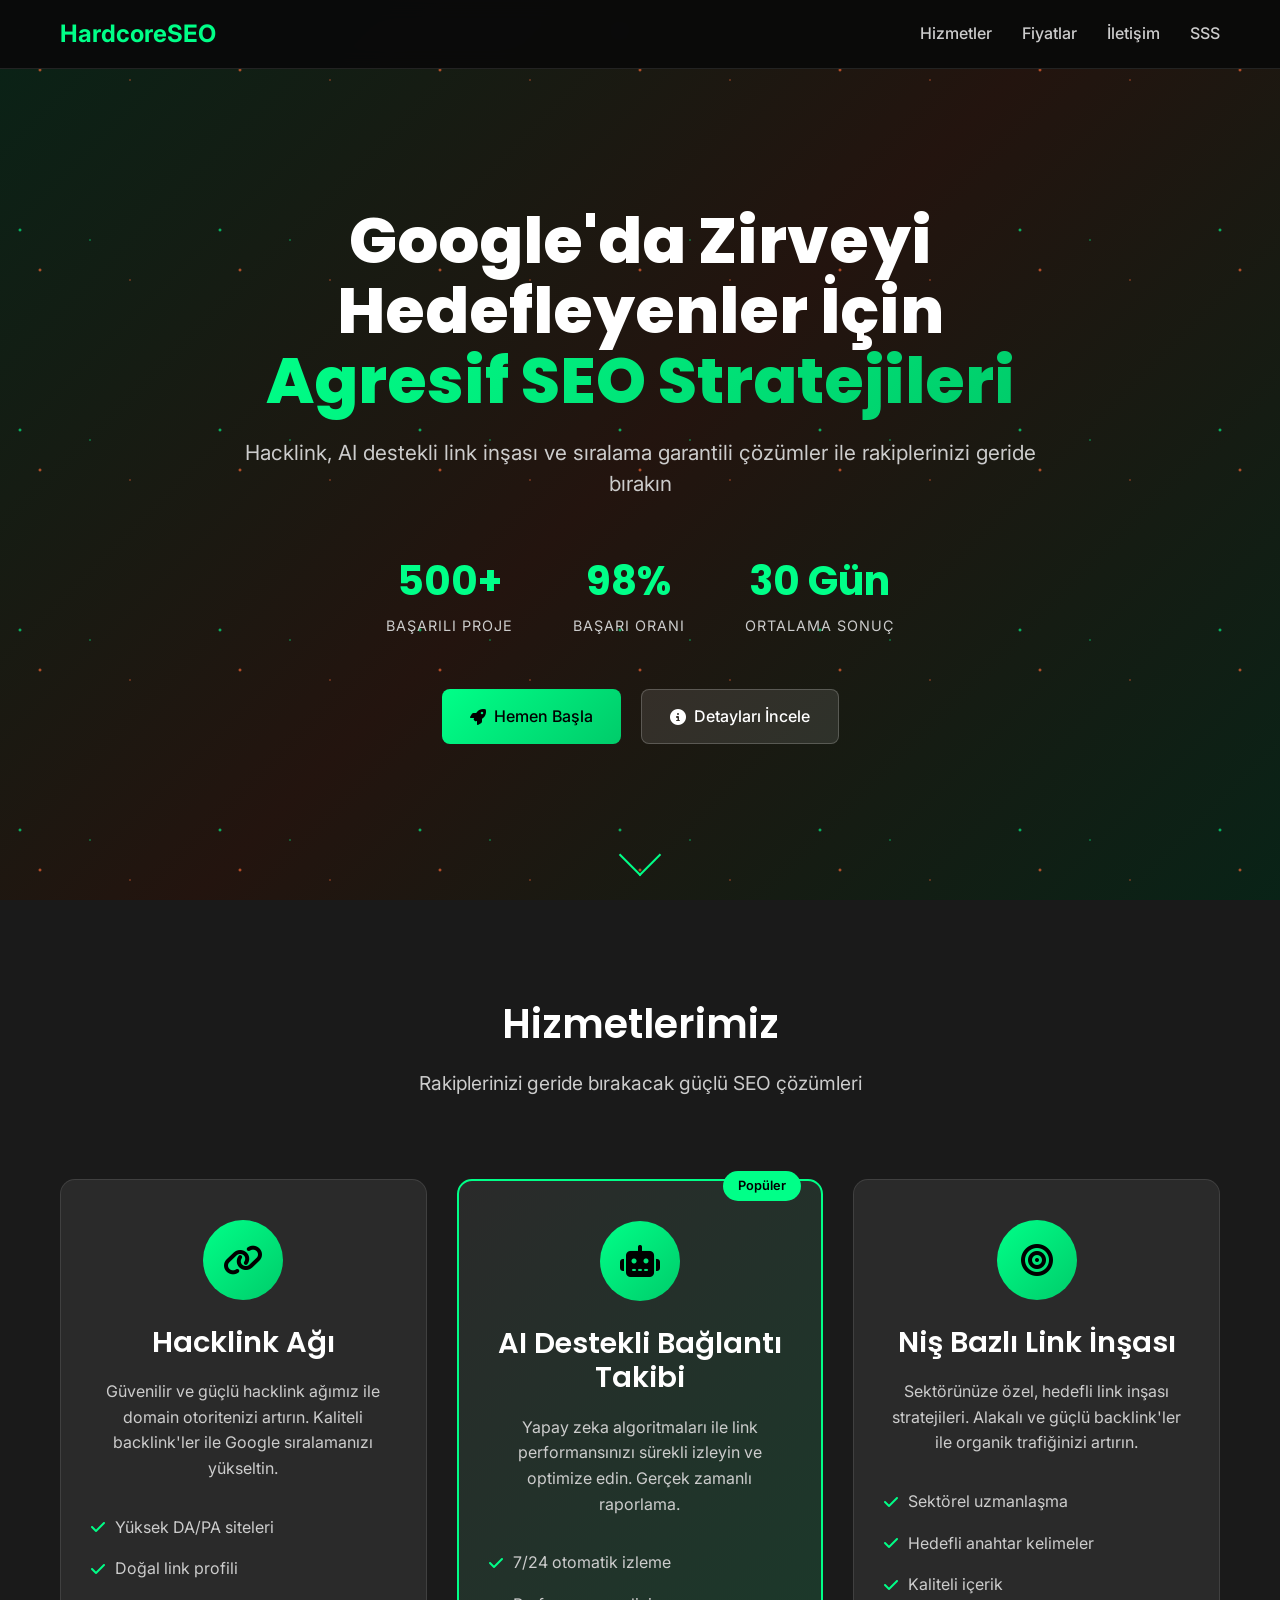
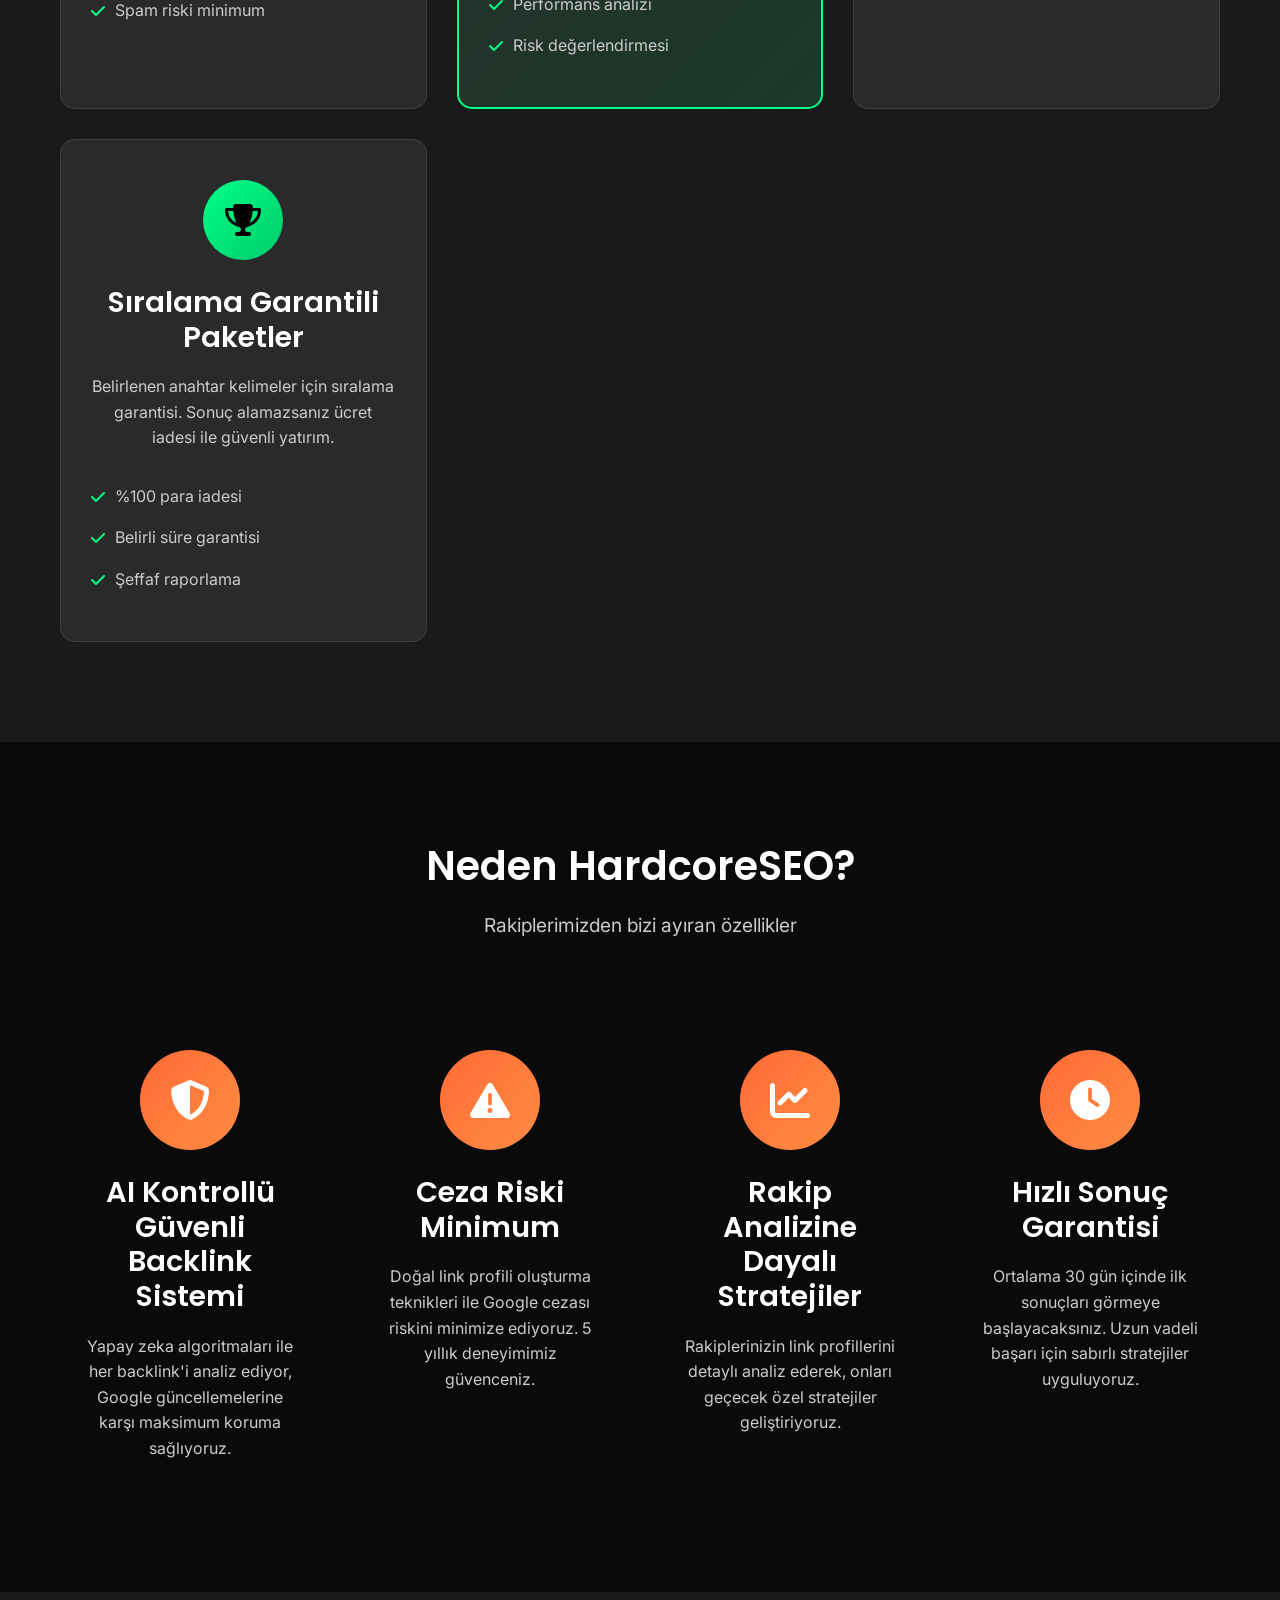
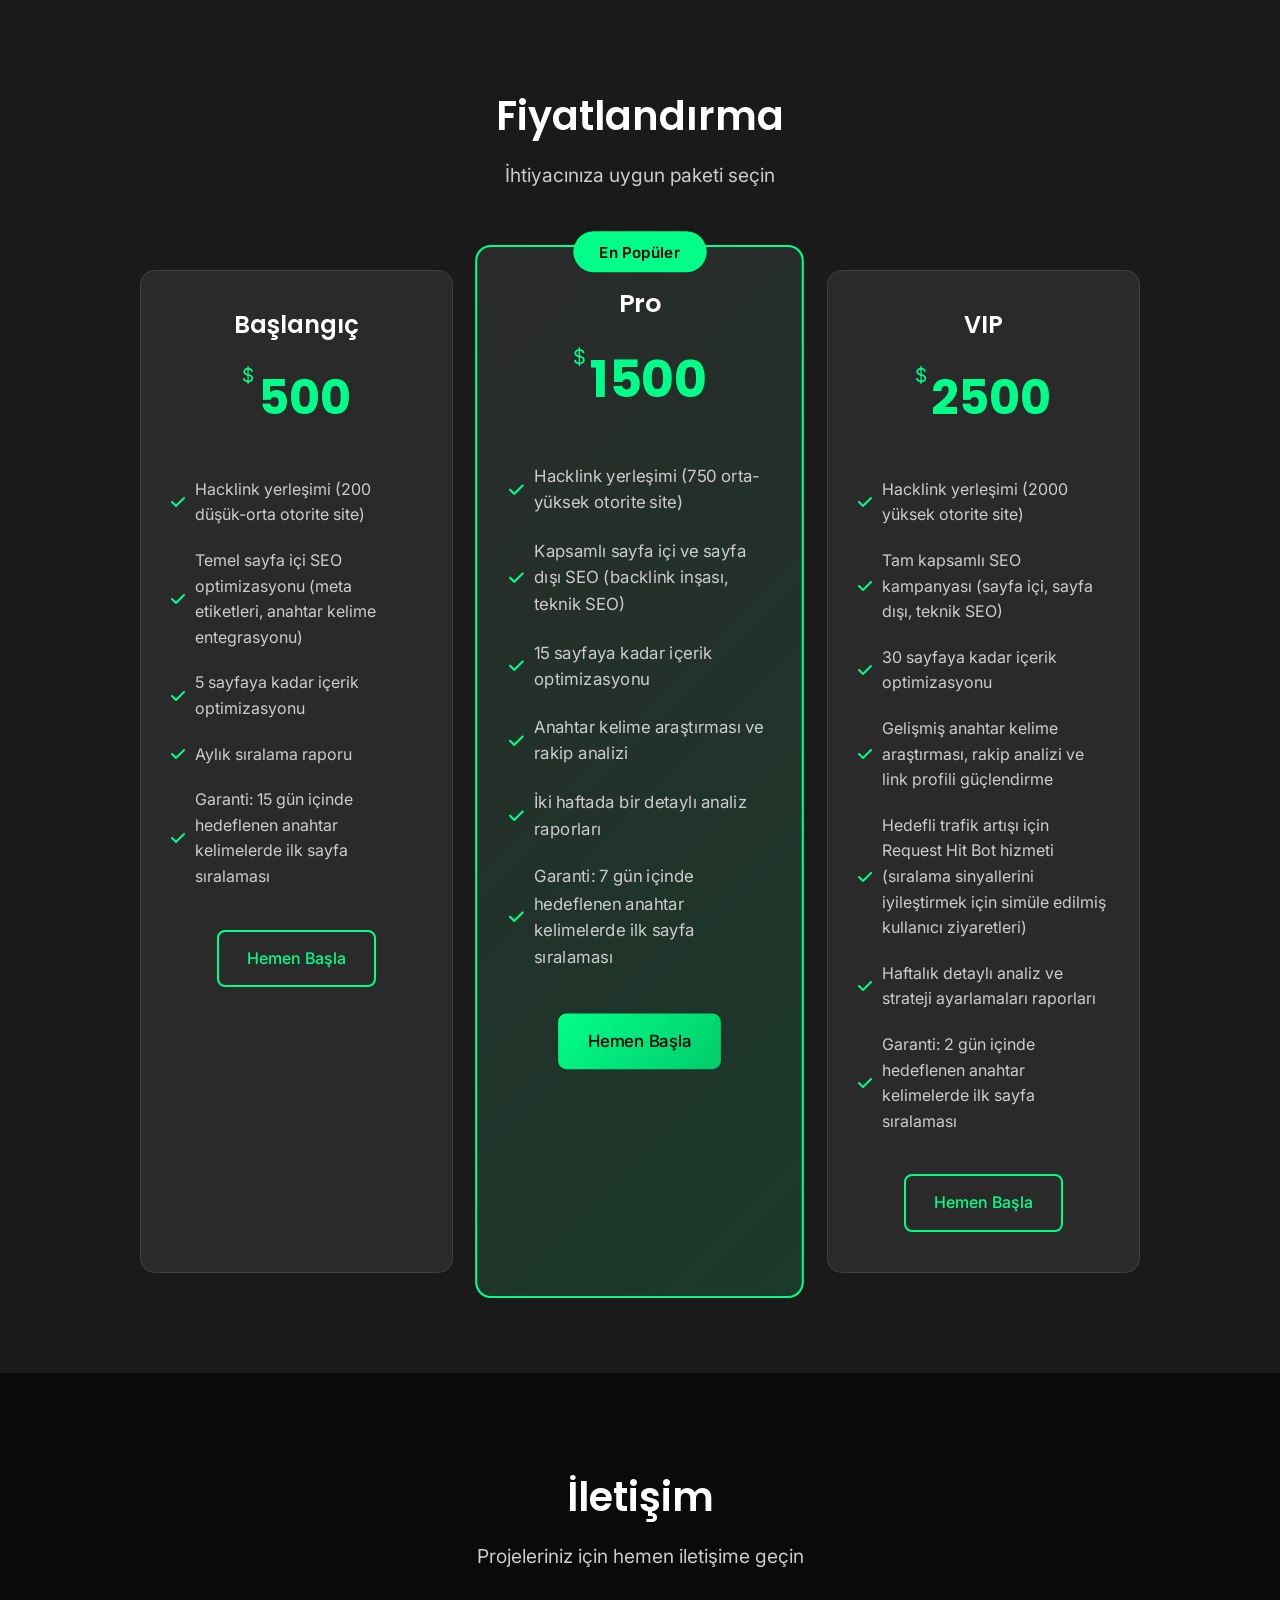
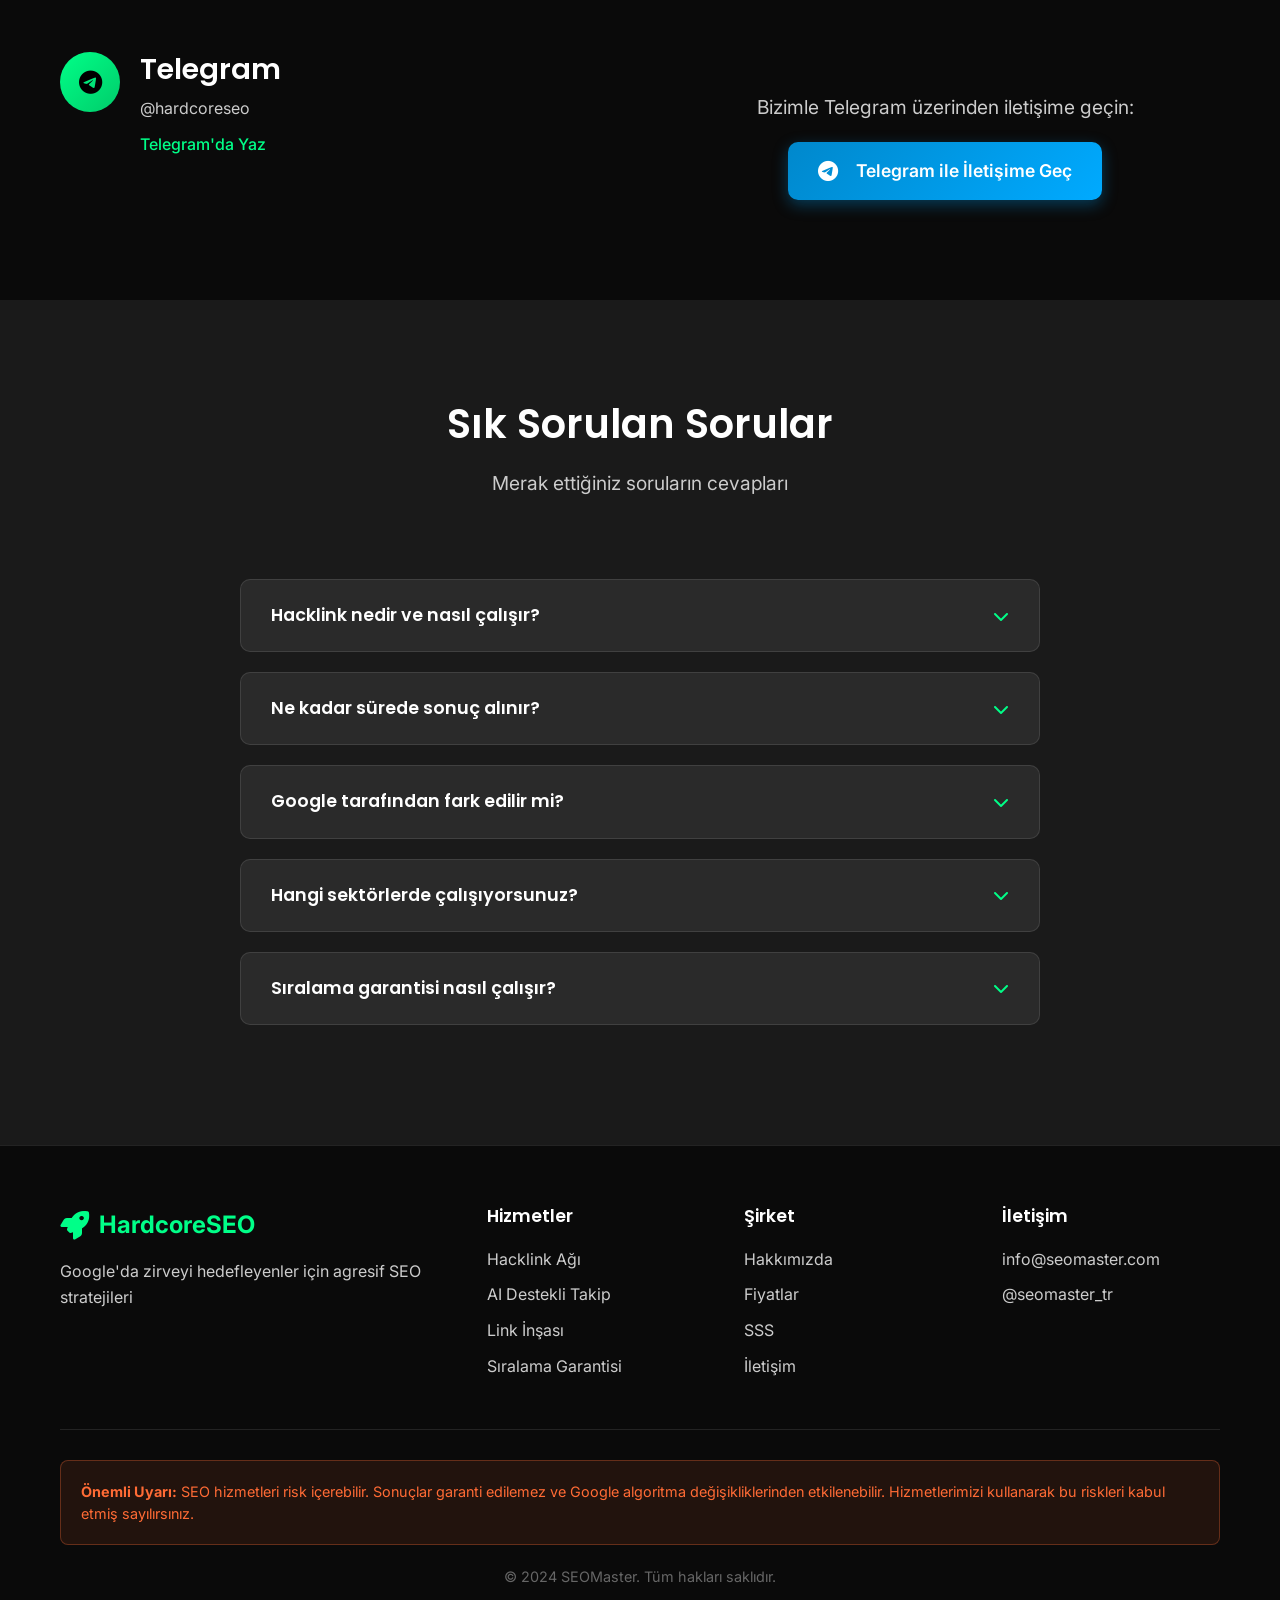
<file: index.html>
<!DOCTYPE html>
<html lang="tr">
<head>
    <meta charset="UTF-8">
    <meta name="viewport" content="width=device-width, initial-scale=1.0">
    <title>Agresif SEO Stratejileri | Hacklink ve AI Destekli Link İnşası</title>
    <meta name="description" content="Google'da zirveyi hedefleyenler için agresif SEO stratejileri. Hacklink, AI destekli link inşası ve sıralama garantili çözümler.">
    
    <!-- Google Fonts -->
    <link rel="preconnect" href="https://fonts.googleapis.com">
    <link rel="preconnect" href="https://fonts.gstatic.com" crossorigin>
    <link href="https://fonts.googleapis.com/css2?family=Inter:wght@300;400;500;600;700&family=Poppins:wght@400;500;600;700;800&display=swap" rel="stylesheet">
    
    <!-- Font Awesome Icons -->
    <link rel="stylesheet" href="https://cdnjs.cloudflare.com/ajax/libs/font-awesome/6.4.0/css/all.min.css">
    
    <link rel="stylesheet" href="styles.css">
</head>
<body>
    <!-- Navigation -->
    <nav class="navbar">
        <div class="container">
            <div class="nav-brand">
                <span>Hardcore<strong>SEO</strong></span>
            </div>
            <div class="nav-menu">
                <a href="#hizmetler">Hizmetler</a>
                <a href="#fiyatlandirma">Fiyatlar</a>
                <a href="#iletisim">İletişim</a>
                <a href="#sss">SSS</a>
            </div>
            <div class="nav-toggle">
                <span></span>
                <span></span>
                <span></span>
            </div>
        </div>
    </nav>

    <!-- Hero Section -->
    <section class="hero" id="hero">
        <div class="hero-background">
            <div class="gradient-overlay"></div>
            <div class="particles"></div>
        </div>
        <div class="container">
            <div class="hero-content">
                <h1 class="hero-title">
                    Google'da Zirveyi Hedefleyenler İçin 
                    <span class="highlight">Agresif SEO Stratejileri</span>
                </h1>
                <p class="hero-subtitle">
                    Hacklink, AI destekli link inşası ve sıralama garantili çözümler ile rakiplerinizi geride bırakın
                </p>
                <div class="hero-stats">
                    <div class="stat">
                        <span class="stat-number">500+</span>
                        <span class="stat-label">Başarılı Proje</span>
                    </div>
                    <div class="stat">
                        <span class="stat-number">98%</span>
                        <span class="stat-label">Başarı Oranı</span>
                    </div>
                    <div class="stat">
                        <span class="stat-number">30 Gün</span>
                        <span class="stat-label">Ortalama Sonuç</span>
                    </div>
                </div>
                <div class="hero-buttons">
                    <a href="#iletisim" class="btn btn-primary">
                        <i class="fas fa-rocket"></i>
                        Hemen Başla
                    </a>
                    <a href="#hizmetler" class="btn btn-secondary">
                        <i class="fas fa-info-circle"></i>
                        Detayları İncele
                    </a>
                </div>
            </div>
        </div>
        <div class="scroll-indicator">
            <div class="scroll-arrow"></div>
        </div>
    </section>

    <!-- Hizmetler Section -->
    <section class="services" id="hizmetler">
        <div class="container">
            <div class="section-header">
                <h2>Hizmetlerimiz</h2>
                <p>Rakiplerinizi geride bırakacak güçlü SEO çözümleri</p>
            </div>
            <div class="services-grid">
                <div class="service-card">
                    <div class="service-icon">
                        <i class="fas fa-link"></i>
                    </div>
                    <h3>Hacklink Ağı</h3>
                    <p>Güvenilir ve güçlü hacklink ağımız ile domain otoritenizi artırın. Kaliteli backlink'ler ile Google sıralamanızı yükseltin.</p>
                    <ul class="service-features">
                        <li><i class="fas fa-check"></i> Yüksek DA/PA siteleri</li>
                        <li><i class="fas fa-check"></i> Doğal link profili</li>
                        <li><i class="fas fa-check"></i> Spam riski minimum</li>
                    </ul>
                </div>
                
                <div class="service-card featured">
                    <div class="service-badge">Popüler</div>
                    <div class="service-icon">
                        <i class="fas fa-robot"></i>
                    </div>
                    <h3>AI Destekli Bağlantı Takibi</h3>
                    <p>Yapay zeka algoritmaları ile link performansınızı sürekli izleyin ve optimize edin. Gerçek zamanlı raporlama.</p>
                    <ul class="service-features">
                        <li><i class="fas fa-check"></i> 7/24 otomatik izleme</li>
                        <li><i class="fas fa-check"></i> Performans analizi</li>
                        <li><i class="fas fa-check"></i> Risk değerlendirmesi</li>
                    </ul>
                </div>
                
                <div class="service-card">
                    <div class="service-icon">
                        <i class="fas fa-bullseye"></i>
                    </div>
                    <h3>Niş Bazlı Link İnşası</h3>
                    <p>Sektörünüze özel, hedefli link inşası stratejileri. Alakalı ve güçlü backlink'ler ile organik trafiğinizi artırın.</p>
                    <ul class="service-features">
                        <li><i class="fas fa-check"></i> Sektörel uzmanlaşma</li>
                        <li><i class="fas fa-check"></i> Hedefli anahtar kelimeler</li>
                        <li><i class="fas fa-check"></i> Kaliteli içerik</li>
                    </ul>
                </div>
                
                <div class="service-card">
                    <div class="service-icon">
                        <i class="fas fa-trophy"></i>
                    </div>
                    <h3>Sıralama Garantili Paketler</h3>
                    <p>Belirlenen anahtar kelimeler için sıralama garantisi. Sonuç alamazsanız ücret iadesi ile güvenli yatırım.</p>
                    <ul class="service-features">
                        <li><i class="fas fa-check"></i> %100 para iadesi</li>
                        <li><i class="fas fa-check"></i> Belirli süre garantisi</li>
                        <li><i class="fas fa-check"></i> Şeffaf raporlama</li>
                    </ul>
                </div>
            </div>
        </div>
    </section>

    <!-- Neden Biz Section -->
    <section class="why-us" id="neden-biz">
        <div class="container">
            <div class="section-header">
                <h2>Neden HardcoreSEO?</h2>
                <p>Rakiplerimizden bizi ayıran özellikler</p>
            </div>
            <div class="features-grid">
                <div class="feature-item">
                    <div class="feature-icon">
                        <i class="fas fa-shield-alt"></i>
                    </div>
                    <h3>AI Kontrollü Güvenli Backlink Sistemi</h3>
                    <p>Yapay zeka algoritmaları ile her backlink'i analiz ediyor, Google güncellemelerine karşı maksimum koruma sağlıyoruz.</p>
                </div>
                
                <div class="feature-item">
                    <div class="feature-icon">
                        <i class="fas fa-exclamation-triangle"></i>
                    </div>
                    <h3>Ceza Riski Minimum</h3>
                    <p>Doğal link profili oluşturma teknikleri ile Google cezası riskini minimize ediyoruz. 5 yıllık deneyimimiz güvenceniz.</p>
                </div>
                
                <div class="feature-item">
                    <div class="feature-icon">
                        <i class="fas fa-chart-line"></i>
                    </div>
                    <h3>Rakip Analizine Dayalı Stratejiler</h3>
                    <p>Rakiplerinizin link profillerini detaylı analiz ederek, onları geçecek özel stratejiler geliştiriyoruz.</p>
                </div>
                
                <div class="feature-item">
                    <div class="feature-icon">
                        <i class="fas fa-clock"></i>
                    </div>
                    <h3>Hızlı Sonuç Garantisi</h3>
                    <p>Ortalama 30 gün içinde ilk sonuçları görmeye başlayacaksınız. Uzun vadeli başarı için sabırlı stratejiler uyguluyoruz.</p>
                </div>
            </div>
        </div>
    </section>

    <!-- Fiyatlandırma Section -->
    <section class="pricing" id="fiyatlandirma">
        <div class="container">
            <div class="section-header">
                <h2>Fiyatlandırma</h2>
                <p>İhtiyacınıza uygun paketi seçin</p>
            </div>
            <div class="pricing-grid">
                <div class="pricing-card">
                    <div class="pricing-header">
                        <h3>Başlangıç</h3>
                        <div class="price">
                            <span class="currency">$</span>
                            <span class="amount">500</span>
                            <span class="period"></span>
                        </div>
                    </div>
                    <ul class="pricing-features">
                        <li><i class="fas fa-check"></i> Hacklink yerleşimi (200 düşük-orta otorite site)</li>
                        <li><i class="fas fa-check"></i> Temel sayfa içi SEO optimizasyonu (meta etiketleri, anahtar kelime entegrasyonu)</li>
                        <li><i class="fas fa-check"></i> 5 sayfaya kadar içerik optimizasyonu</li>
                        <li><i class="fas fa-check"></i> Aylık sıralama raporu</li>
                        <li><i class="fas fa-check"></i> Garanti: 15 gün içinde hedeflenen anahtar kelimelerde ilk sayfa sıralaması</li>
                    </ul>
                    <a href="#iletisim" class="btn btn-outline">Hemen Başla</a>
                </div>
                
                <div class="pricing-card popular">
                    <div class="pricing-badge">En Popüler</div>
                    <div class="pricing-header">
                        <h3>Pro</h3>
                        <div class="price">
                            <span class="currency">$</span>
                            <span class="amount">1500</span>
                            <span class="period"></span>
                        </div>
                    </div>
                    <ul class="pricing-features">
                        <li><i class="fas fa-check"></i> Hacklink yerleşimi (750 orta-yüksek otorite site)</li>
                        <li><i class="fas fa-check"></i> Kapsamlı sayfa içi ve sayfa dışı SEO (backlink inşası, teknik SEO)</li>
                        <li><i class="fas fa-check"></i> 15 sayfaya kadar içerik optimizasyonu</li>
                        <li><i class="fas fa-check"></i> Anahtar kelime araştırması ve rakip analizi</li>
                        <li><i class="fas fa-check"></i> İki haftada bir detaylı analiz raporları</li>
                        <li><i class="fas fa-check"></i> Garanti: 7 gün içinde hedeflenen anahtar kelimelerde ilk sayfa sıralaması</li>
                    </ul>
                    <a href="#iletisim" class="btn btn-primary">Hemen Başla</a>
                </div>
                
                <div class="pricing-card">
                    <div class="pricing-header">
                        <h3>VIP</h3>
                        <div class="price">
                            <span class="currency">$</span>
                            <span class="amount">2500</span>
                            <span class="period"></span>
                        </div>
                    </div>
                    <ul class="pricing-features">
                        <li><i class="fas fa-check"></i> Hacklink yerleşimi (2000 yüksek otorite site)</li>
                        <li><i class="fas fa-check"></i> Tam kapsamlı SEO kampanyası (sayfa içi, sayfa dışı, teknik SEO)</li>
                        <li><i class="fas fa-check"></i> 30 sayfaya kadar içerik optimizasyonu</li>
                        <li><i class="fas fa-check"></i> Gelişmiş anahtar kelime araştırması, rakip analizi ve link profili güçlendirme</li>
                        <li><i class="fas fa-check"></i> Hedefli trafik artışı için Request Hit Bot hizmeti (sıralama sinyallerini iyileştirmek için simüle edilmiş kullanıcı ziyaretleri)</li>
                        <li><i class="fas fa-check"></i> Haftalık detaylı analiz ve strateji ayarlamaları raporları</li>
                        <li><i class="fas fa-check"></i> Garanti: 2 gün içinde hedeflenen anahtar kelimelerde ilk sayfa sıralaması</li>
                    </ul>
                    <a href="#iletisim" class="btn btn-outline">Hemen Başla</a>
                </div>
            </div>
        </div>
    </section>

    <!-- İletişim Section -->
    <section class="contact" id="iletisim">
        <div class="container">
            <div class="section-header">
                <h2>İletişim</h2>
                <p>Projeleriniz için hemen iletişime geçin</p>
            </div>
            <div class="contact-content">
                <div class="contact-info">
                    <div class="contact-item">
                        <div class="contact-icon">
                            <i class="fab fa-telegram"></i>
                        </div>
                        <div class="contact-details">
                            <h3>Telegram</h3>
                            <p>@hardcoreseo</p>
                            <a href="https://t.me/hardcoreseo" class="contact-link" target="_blank">Telegram'da Yaz</a>
                        </div>
                    </div>
                </div>
                
                <div class="telegram-contact-button">
                    <p>Bizimle Telegram üzerinden iletişime geçin:</p>
                    <a href="https://t.me/hardcoreseo" class="btn btn-primary telegram-btn" target="_blank">
                        <i class="fab fa-telegram-plane"></i> Telegram ile İletişime Geç
                    </a>
                </div>
            </div>
        </div>
    </section>

    <!-- SSS Section -->
    <section class="faq" id="sss">
        <div class="container">
            <div class="section-header">
                <h2>Sık Sorulan Sorular</h2>
                <p>Merak ettiğiniz soruların cevapları</p>
            </div>
            <div class="faq-list">
                <div class="faq-item">
                    <div class="faq-question">
                        <h3>Hacklink nedir ve nasıl çalışır?</h3>
                        <i class="fas fa-chevron-down"></i>
                    </div>
                    <div class="faq-answer">
                        <p>Hacklink, yüksek otoriteli sitelerden alınan backlink'lerdir. Bu linkler sitenizin Google'daki otoritesini artırır ve sıralamanızı yükseltir. Bizim hacklink ağımız, güvenilir ve kaliteli sitelerden oluşur.</p>
                    </div>
                </div>
                
                <div class="faq-item">
                    <div class="faq-question">
                        <h3>Ne kadar sürede sonuç alınır?</h3>
                        <i class="fas fa-chevron-down"></i>
                    </div>
                    <div class="faq-answer">
                        <p>Ortalama 30 gün içinde ilk sonuçları görmeye başlarsınız. Tam etki 3-6 ay içinde ortaya çıkar. SEO uzun vadeli bir yatırımdır ve sabır gerektirir.</p>
                    </div>
                </div>
                
                <div class="faq-item">
                    <div class="faq-question">
                        <h3>Google tarafından fark edilir mi?</h3>
                        <i class="fas fa-chevron-down"></i>
                    </div>
                    <div class="faq-answer">
                        <p>AI destekli sistemimiz ile doğal link profili oluşturuyoruz. 5 yıllık deneyimimizde hiçbir müşterimiz Google cezası almamıştır. Güvenlik önceliğimizdir.</p>
                    </div>
                </div>
                
                <div class="faq-item">
                    <div class="faq-question">
                        <h3>Hangi sektörlerde çalışıyorsunuz?</h3>
                        <i class="fas fa-chevron-down"></i>
                    </div>
                    <div class="faq-answer">
                        <p>E-ticaret, finans, sağlık, eğitim, teknoloji ve daha birçok sektörde başarılı projelerimiz var. Her sektöre özel stratejiler geliştiriyoruz.</p>
                    </div>
                </div>
                
                <div class="faq-item">
                    <div class="faq-question">
                        <h3>Sıralama garantisi nasıl çalışır?</h3>
                        <i class="fas fa-chevron-down"></i>
                    </div>
                    <div class="faq-answer">
                        <p>Belirlenen anahtar kelimeler için belirli süre içinde hedeflenen sıralamaya ulaşamazsak, ücretinizi iade ediyoruz. Şartlar ve detaylar sözleşmede belirtilir.</p>
                    </div>
                </div>
            </div>
        </div>
    </section>

    <!-- Footer -->
    <footer class="footer">
        <div class="container">
            <div class="footer-content">
                <div class="footer-brand">
                    <div class="nav-brand">
                        <i class="fas fa-rocket"></i>
                        <span>Hardcore<strong>SEO</strong></span>
                    </div>
                    <p>Google'da zirveyi hedefleyenler için agresif SEO stratejileri</p>
                </div>
                
                <div class="footer-links">
                    <div class="footer-column">
                        <h4>Hizmetler</h4>
                        <ul>
                            <li><a href="#hizmetler">Hacklink Ağı</a></li>
                            <li><a href="#hizmetler">AI Destekli Takip</a></li>
                            <li><a href="#hizmetler">Link İnşası</a></li>
                            <li><a href="#hizmetler">Sıralama Garantisi</a></li>
                        </ul>
                    </div>
                    
                    <div class="footer-column">
                        <h4>Şirket</h4>
                        <ul>
                            <li><a href="#neden-biz">Hakkımızda</a></li>
                            <li><a href="#fiyatlandirma">Fiyatlar</a></li>
                            <li><a href="#sss">SSS</a></li>
                            <li><a href="#iletisim">İletişim</a></li>
                        </ul>
                    </div>
                    
                    <div class="footer-column">
                        <h4>İletişim</h4>
                        <ul>
                            <li><a href="mailto:info@seomaster.com">info@seomaster.com</a></li>
                            <li><a href="https://t.me/seomaster_tr">@seomaster_tr</a></li>
                        </ul>
                    </div>
                </div>
            </div>
            
            <div class="footer-bottom">
                <div class="footer-disclaimer">
                    <p><strong>Önemli Uyarı:</strong> SEO hizmetleri risk içerebilir. Sonuçlar garanti edilemez ve Google algoritma değişikliklerinden etkilenebilir. Hizmetlerimizi kullanarak bu riskleri kabul etmiş sayılırsınız.</p>
                </div>
                <div class="footer-copyright">
                    <p>&copy; 2024 SEOMaster. Tüm hakları saklıdır.</p>
                </div>
            </div>
        </div>
    </footer>

    <script src="script.js"></script>
</body>
</html>
</file>
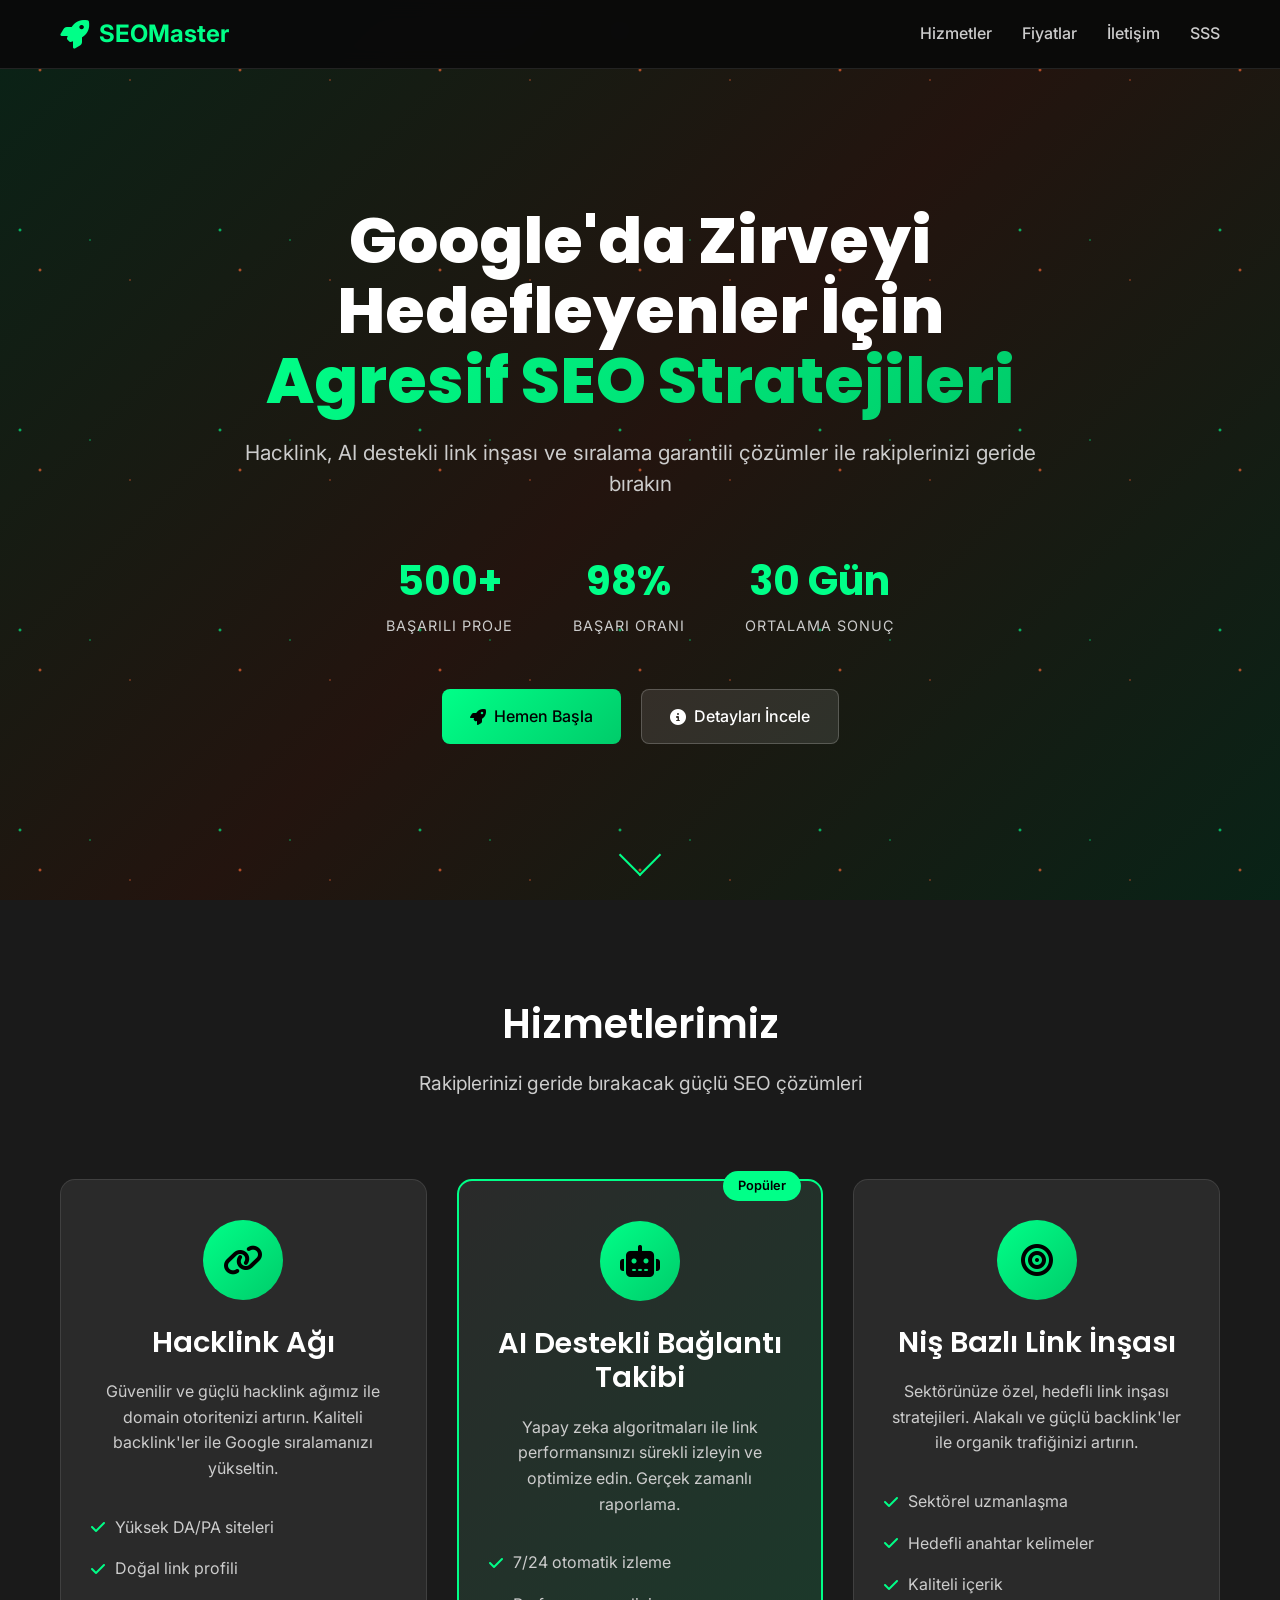
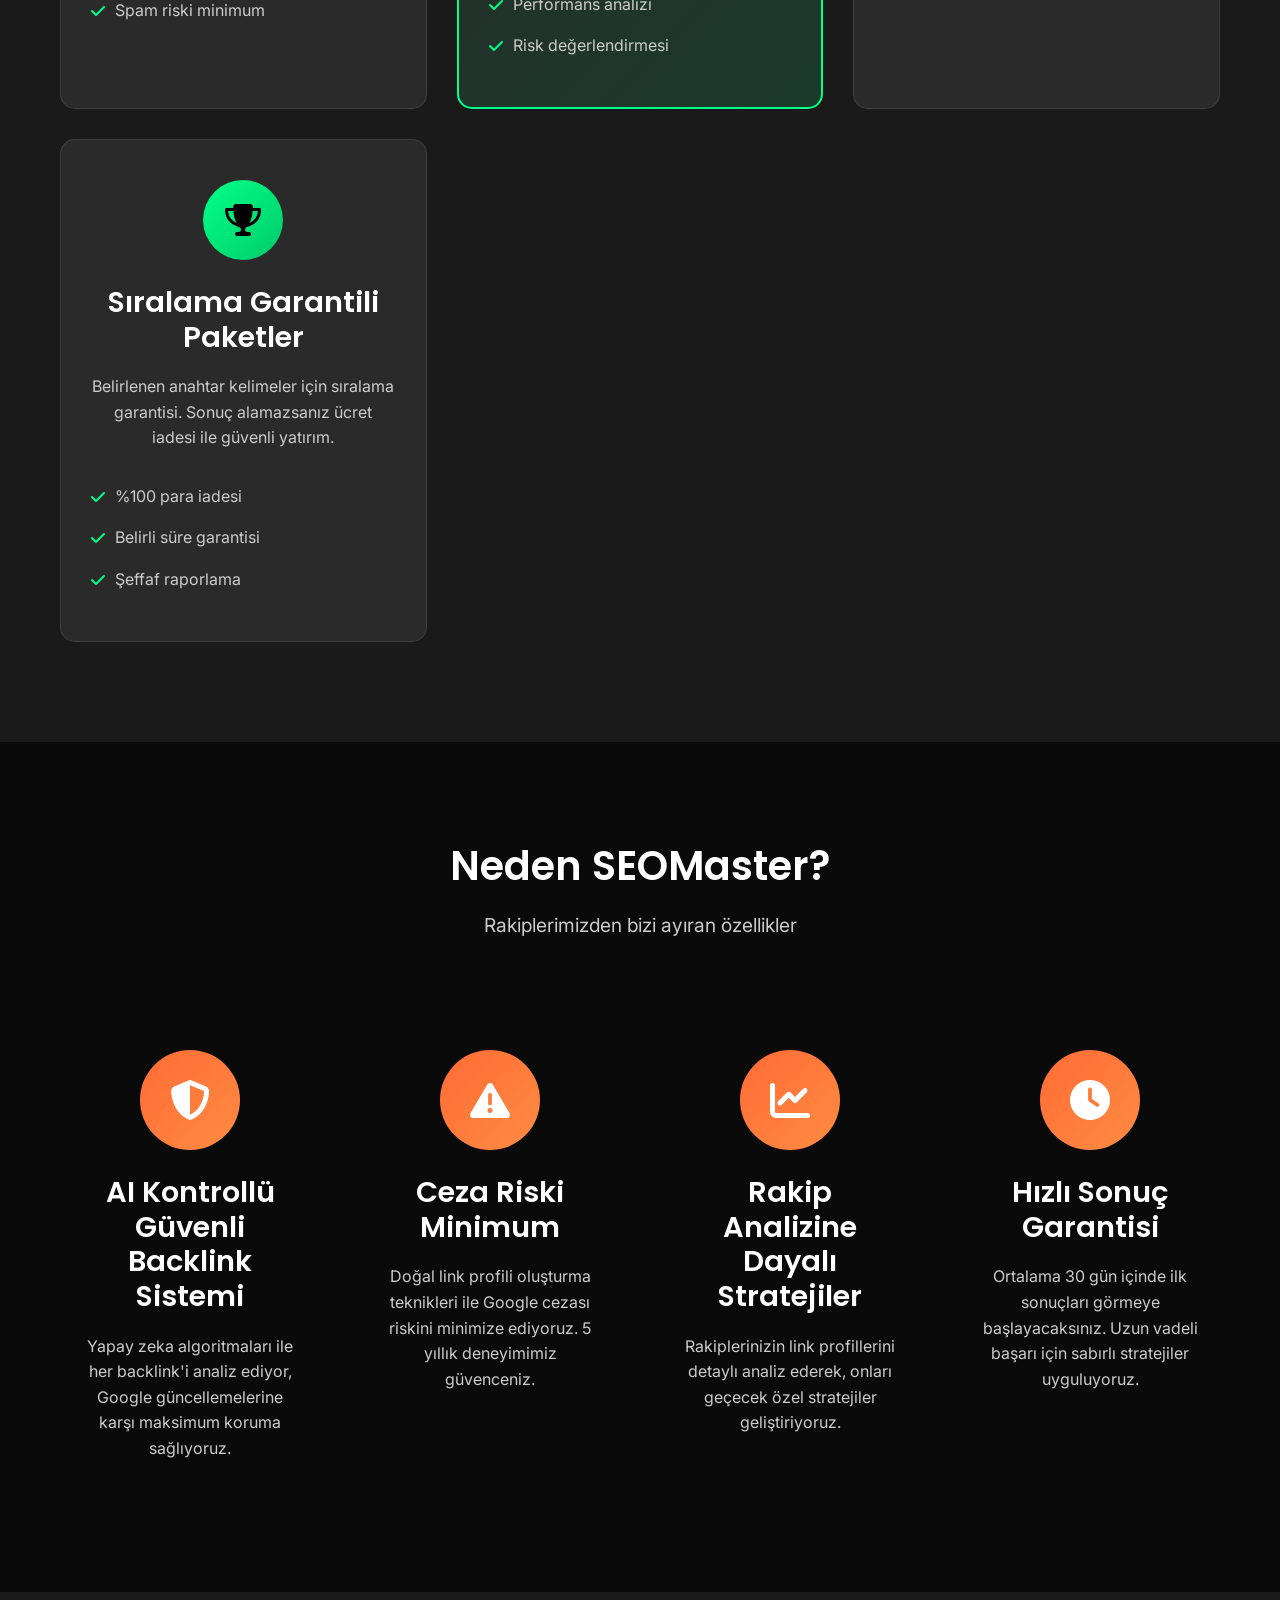
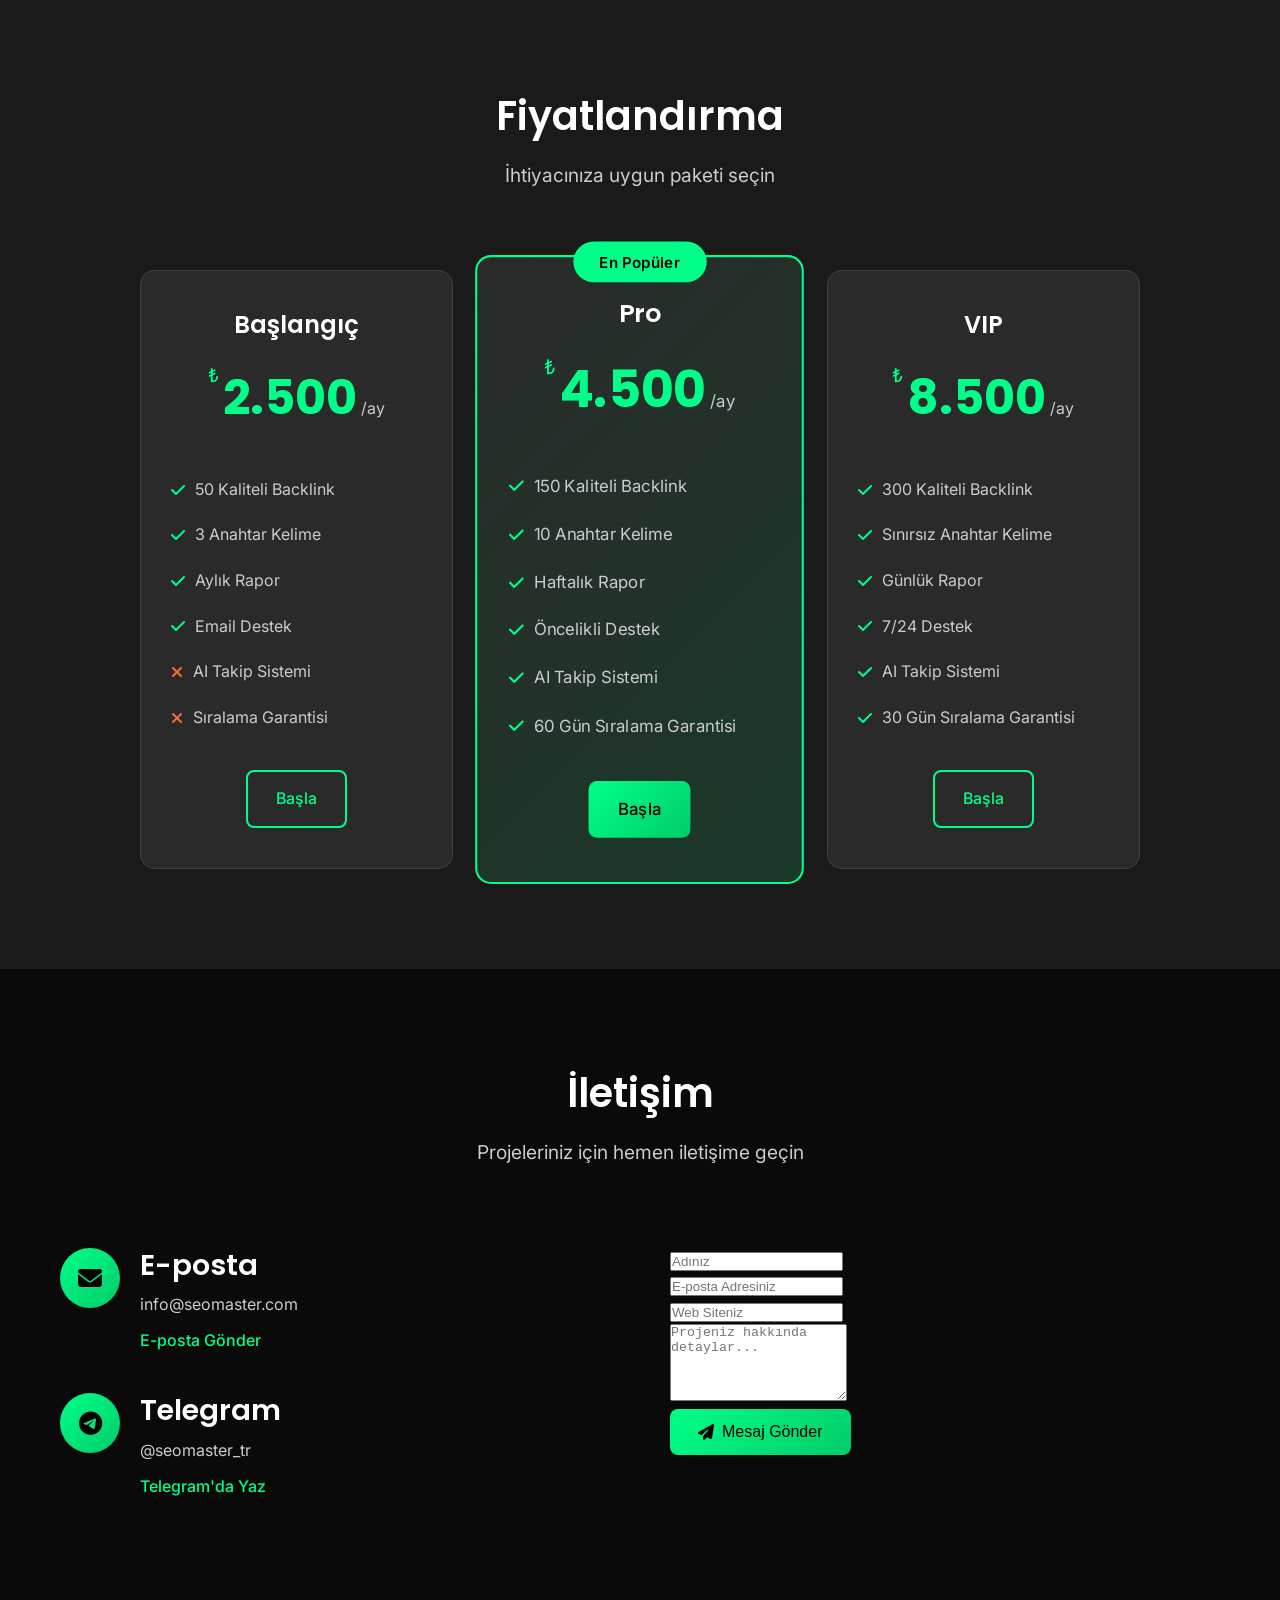
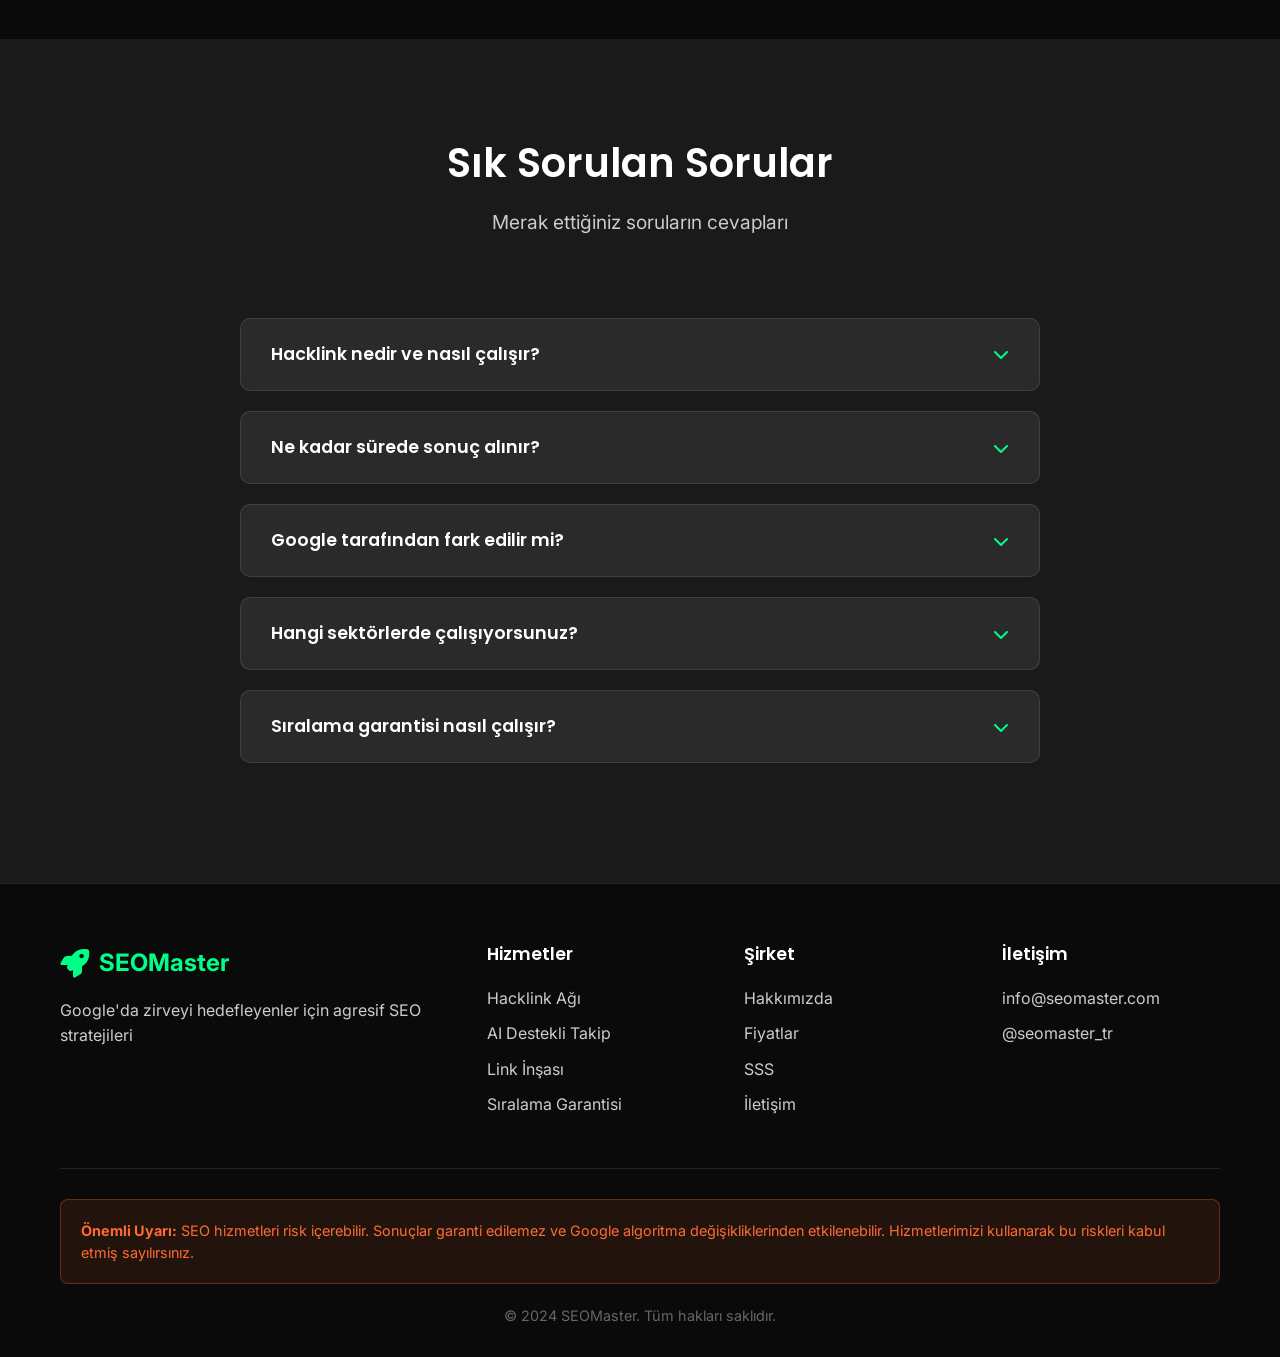
<file: index (8).html>
<!DOCTYPE html>
<html lang="tr">
<head>
    <meta charset="UTF-8">
    <meta name="viewport" content="width=device-width, initial-scale=1.0">
    <title>Agresif SEO Stratejileri | Hacklink ve AI Destekli Link İnşası</title>
    <meta name="description" content="Google'da zirveyi hedefleyenler için agresif SEO stratejileri. Hacklink, AI destekli link inşası ve sıralama garantili çözümler.">
    
    <!-- Google Fonts -->
    <link rel="preconnect" href="https://fonts.googleapis.com">
    <link rel="preconnect" href="https://fonts.gstatic.com" crossorigin>
    <link href="https://fonts.googleapis.com/css2?family=Inter:wght@300;400;500;600;700&family=Poppins:wght@400;500;600;700;800&display=swap" rel="stylesheet">
    
    <!-- Font Awesome Icons -->
    <link rel="stylesheet" href="https://cdnjs.cloudflare.com/ajax/libs/font-awesome/6.4.0/css/all.min.css">
    
    <link rel="stylesheet" href="styles.css">
</head>
<body>
    <!-- Navigation -->
    <nav class="navbar">
        <div class="container">
            <div class="nav-brand">
                <i class="fas fa-rocket"></i>
                <span>SEO<strong>Master</strong></span>
            </div>
            <div class="nav-menu">
                <a href="#hizmetler">Hizmetler</a>
                <a href="#fiyatlandirma">Fiyatlar</a>
                <a href="#iletisim">İletişim</a>
                <a href="#sss">SSS</a>
            </div>
            <div class="nav-toggle">
                <span></span>
                <span></span>
                <span></span>
            </div>
        </div>
    </nav>

    <!-- Hero Section -->
    <section class="hero" id="hero">
        <div class="hero-background">
            <div class="gradient-overlay"></div>
            <div class="particles"></div>
        </div>
        <div class="container">
            <div class="hero-content">
                <h1 class="hero-title">
                    Google'da Zirveyi Hedefleyenler İçin 
                    <span class="highlight">Agresif SEO Stratejileri</span>
                </h1>
                <p class="hero-subtitle">
                    Hacklink, AI destekli link inşası ve sıralama garantili çözümler ile rakiplerinizi geride bırakın
                </p>
                <div class="hero-stats">
                    <div class="stat">
                        <span class="stat-number">500+</span>
                        <span class="stat-label">Başarılı Proje</span>
                    </div>
                    <div class="stat">
                        <span class="stat-number">98%</span>
                        <span class="stat-label">Başarı Oranı</span>
                    </div>
                    <div class="stat">
                        <span class="stat-number">30 Gün</span>
                        <span class="stat-label">Ortalama Sonuç</span>
                    </div>
                </div>
                <div class="hero-buttons">
                    <a href="#iletisim" class="btn btn-primary">
                        <i class="fas fa-rocket"></i>
                        Hemen Başla
                    </a>
                    <a href="#hizmetler" class="btn btn-secondary">
                        <i class="fas fa-info-circle"></i>
                        Detayları İncele
                    </a>
                </div>
            </div>
        </div>
        <div class="scroll-indicator">
            <div class="scroll-arrow"></div>
        </div>
    </section>

    <!-- Hizmetler Section -->
    <section class="services" id="hizmetler">
        <div class="container">
            <div class="section-header">
                <h2>Hizmetlerimiz</h2>
                <p>Rakiplerinizi geride bırakacak güçlü SEO çözümleri</p>
            </div>
            <div class="services-grid">
                <div class="service-card">
                    <div class="service-icon">
                        <i class="fas fa-link"></i>
                    </div>
                    <h3>Hacklink Ağı</h3>
                    <p>Güvenilir ve güçlü hacklink ağımız ile domain otoritenizi artırın. Kaliteli backlink'ler ile Google sıralamanızı yükseltin.</p>
                    <ul class="service-features">
                        <li><i class="fas fa-check"></i> Yüksek DA/PA siteleri</li>
                        <li><i class="fas fa-check"></i> Doğal link profili</li>
                        <li><i class="fas fa-check"></i> Spam riski minimum</li>
                    </ul>
                </div>
                
                <div class="service-card featured">
                    <div class="service-badge">Popüler</div>
                    <div class="service-icon">
                        <i class="fas fa-robot"></i>
                    </div>
                    <h3>AI Destekli Bağlantı Takibi</h3>
                    <p>Yapay zeka algoritmaları ile link performansınızı sürekli izleyin ve optimize edin. Gerçek zamanlı raporlama.</p>
                    <ul class="service-features">
                        <li><i class="fas fa-check"></i> 7/24 otomatik izleme</li>
                        <li><i class="fas fa-check"></i> Performans analizi</li>
                        <li><i class="fas fa-check"></i> Risk değerlendirmesi</li>
                    </ul>
                </div>
                
                <div class="service-card">
                    <div class="service-icon">
                        <i class="fas fa-bullseye"></i>
                    </div>
                    <h3>Niş Bazlı Link İnşası</h3>
                    <p>Sektörünüze özel, hedefli link inşası stratejileri. Alakalı ve güçlü backlink'ler ile organik trafiğinizi artırın.</p>
                    <ul class="service-features">
                        <li><i class="fas fa-check"></i> Sektörel uzmanlaşma</li>
                        <li><i class="fas fa-check"></i> Hedefli anahtar kelimeler</li>
                        <li><i class="fas fa-check"></i> Kaliteli içerik</li>
                    </ul>
                </div>
                
                <div class="service-card">
                    <div class="service-icon">
                        <i class="fas fa-trophy"></i>
                    </div>
                    <h3>Sıralama Garantili Paketler</h3>
                    <p>Belirlenen anahtar kelimeler için sıralama garantisi. Sonuç alamazsanız ücret iadesi ile güvenli yatırım.</p>
                    <ul class="service-features">
                        <li><i class="fas fa-check"></i> %100 para iadesi</li>
                        <li><i class="fas fa-check"></i> Belirli süre garantisi</li>
                        <li><i class="fas fa-check"></i> Şeffaf raporlama</li>
                    </ul>
                </div>
            </div>
        </div>
    </section>

    <!-- Neden Biz Section -->
    <section class="why-us" id="neden-biz">
        <div class="container">
            <div class="section-header">
                <h2>Neden SEOMaster?</h2>
                <p>Rakiplerimizden bizi ayıran özellikler</p>
            </div>
            <div class="features-grid">
                <div class="feature-item">
                    <div class="feature-icon">
                        <i class="fas fa-shield-alt"></i>
                    </div>
                    <h3>AI Kontrollü Güvenli Backlink Sistemi</h3>
                    <p>Yapay zeka algoritmaları ile her backlink'i analiz ediyor, Google güncellemelerine karşı maksimum koruma sağlıyoruz.</p>
                </div>
                
                <div class="feature-item">
                    <div class="feature-icon">
                        <i class="fas fa-exclamation-triangle"></i>
                    </div>
                    <h3>Ceza Riski Minimum</h3>
                    <p>Doğal link profili oluşturma teknikleri ile Google cezası riskini minimize ediyoruz. 5 yıllık deneyimimiz güvenceniz.</p>
                </div>
                
                <div class="feature-item">
                    <div class="feature-icon">
                        <i class="fas fa-chart-line"></i>
                    </div>
                    <h3>Rakip Analizine Dayalı Stratejiler</h3>
                    <p>Rakiplerinizin link profillerini detaylı analiz ederek, onları geçecek özel stratejiler geliştiriyoruz.</p>
                </div>
                
                <div class="feature-item">
                    <div class="feature-icon">
                        <i class="fas fa-clock"></i>
                    </div>
                    <h3>Hızlı Sonuç Garantisi</h3>
                    <p>Ortalama 30 gün içinde ilk sonuçları görmeye başlayacaksınız. Uzun vadeli başarı için sabırlı stratejiler uyguluyoruz.</p>
                </div>
            </div>
        </div>
    </section>

    <!-- Fiyatlandırma Section -->
    <section class="pricing" id="fiyatlandirma">
        <div class="container">
            <div class="section-header">
                <h2>Fiyatlandırma</h2>
                <p>İhtiyacınıza uygun paketi seçin</p>
            </div>
            <div class="pricing-grid">
                <div class="pricing-card">
                    <div class="pricing-header">
                        <h3>Başlangıç</h3>
                        <div class="price">
                            <span class="currency">₺</span>
                            <span class="amount">2.500</span>
                            <span class="period">/ay</span>
                        </div>
                    </div>
                    <ul class="pricing-features">
                        <li><i class="fas fa-check"></i> 50 Kaliteli Backlink</li>
                        <li><i class="fas fa-check"></i> 3 Anahtar Kelime</li>
                        <li><i class="fas fa-check"></i> Aylık Rapor</li>
                        <li><i class="fas fa-check"></i> Email Destek</li>
                        <li><i class="fas fa-times"></i> AI Takip Sistemi</li>
                        <li><i class="fas fa-times"></i> Sıralama Garantisi</li>
                    </ul>
                    <a href="#iletisim" class="btn btn-outline">Başla</a>
                </div>
                
                <div class="pricing-card popular">
                    <div class="pricing-badge">En Popüler</div>
                    <div class="pricing-header">
                        <h3>Pro</h3>
                        <div class="price">
                            <span class="currency">₺</span>
                            <span class="amount">4.500</span>
                            <span class="period">/ay</span>
                        </div>
                    </div>
                    <ul class="pricing-features">
                        <li><i class="fas fa-check"></i> 150 Kaliteli Backlink</li>
                        <li><i class="fas fa-check"></i> 10 Anahtar Kelime</li>
                        <li><i class="fas fa-check"></i> Haftalık Rapor</li>
                        <li><i class="fas fa-check"></i> Öncelikli Destek</li>
                        <li><i class="fas fa-check"></i> AI Takip Sistemi</li>
                        <li><i class="fas fa-check"></i> 60 Gün Sıralama Garantisi</li>
                    </ul>
                    <a href="#iletisim" class="btn btn-primary">Başla</a>
                </div>
                
                <div class="pricing-card">
                    <div class="pricing-header">
                        <h3>VIP</h3>
                        <div class="price">
                            <span class="currency">₺</span>
                            <span class="amount">8.500</span>
                            <span class="period">/ay</span>
                        </div>
                    </div>
                    <ul class="pricing-features">
                        <li><i class="fas fa-check"></i> 300 Kaliteli Backlink</li>
                        <li><i class="fas fa-check"></i> Sınırsız Anahtar Kelime</li>
                        <li><i class="fas fa-check"></i> Günlük Rapor</li>
                        <li><i class="fas fa-check"></i> 7/24 Destek</li>
                        <li><i class="fas fa-check"></i> AI Takip Sistemi</li>
                        <li><i class="fas fa-check"></i> 30 Gün Sıralama Garantisi</li>
                    </ul>
                    <a href="#iletisim" class="btn btn-outline">Başla</a>
                </div>
            </div>
        </div>
    </section>

    <!-- İletişim Section -->
    <section class="contact" id="iletisim">
        <div class="container">
            <div class="section-header">
                <h2>İletişim</h2>
                <p>Projeleriniz için hemen iletişime geçin</p>
            </div>
            <div class="contact-content">
                <div class="contact-info">
                    <div class="contact-item">
                        <div class="contact-icon">
                            <i class="fas fa-envelope"></i>
                        </div>
                        <div class="contact-details">
                            <h3>E-posta</h3>
                            <p>info@seomaster.com</p>
                            <a href="mailto:info@seomaster.com" class="contact-link">E-posta Gönder</a>
                        </div>
                    </div>
                    
                    <div class="contact-item">
                        <div class="contact-icon">
                            <i class="fab fa-telegram"></i>
                        </div>
                        <div class="contact-details">
                            <h3>Telegram</h3>
                            <p>@seomaster_tr</p>
                            <a href="https://t.me/seomaster_tr" class="contact-link" target="_blank">Telegram'da Yaz</a>
                        </div>
                    </div>
                </div>
                
                <div class="contact-form">
                    <form class="form">
                        <div class="form-group">
                            <input type="text" placeholder="Adınız" required>
                        </div>
                        <div class="form-group">
                            <input type="email" placeholder="E-posta Adresiniz" required>
                        </div>
                        <div class="form-group">
                            <input type="url" placeholder="Web Siteniz">
                        </div>
                        <div class="form-group">
                            <textarea placeholder="Projeniz hakkında detaylar..." rows="5" required></textarea>
                        </div>
                        <button type="submit" class="btn btn-primary">
                            <i class="fas fa-paper-plane"></i>
                            Mesaj Gönder
                        </button>
                    </form>
                </div>
            </div>
        </div>
    </section>

    <!-- SSS Section -->
    <section class="faq" id="sss">
        <div class="container">
            <div class="section-header">
                <h2>Sık Sorulan Sorular</h2>
                <p>Merak ettiğiniz soruların cevapları</p>
            </div>
            <div class="faq-list">
                <div class="faq-item">
                    <div class="faq-question">
                        <h3>Hacklink nedir ve nasıl çalışır?</h3>
                        <i class="fas fa-chevron-down"></i>
                    </div>
                    <div class="faq-answer">
                        <p>Hacklink, yüksek otoriteli sitelerden alınan backlink'lerdir. Bu linkler sitenizin Google'daki otoritesini artırır ve sıralamanızı yükseltir. Bizim hacklink ağımız, güvenilir ve kaliteli sitelerden oluşur.</p>
                    </div>
                </div>
                
                <div class="faq-item">
                    <div class="faq-question">
                        <h3>Ne kadar sürede sonuç alınır?</h3>
                        <i class="fas fa-chevron-down"></i>
                    </div>
                    <div class="faq-answer">
                        <p>Ortalama 30 gün içinde ilk sonuçları görmeye başlarsınız. Tam etki 3-6 ay içinde ortaya çıkar. SEO uzun vadeli bir yatırımdır ve sabır gerektirir.</p>
                    </div>
                </div>
                
                <div class="faq-item">
                    <div class="faq-question">
                        <h3>Google tarafından fark edilir mi?</h3>
                        <i class="fas fa-chevron-down"></i>
                    </div>
                    <div class="faq-answer">
                        <p>AI destekli sistemimiz ile doğal link profili oluşturuyoruz. 5 yıllık deneyimimizde hiçbir müşterimiz Google cezası almamıştır. Güvenlik önceliğimizdir.</p>
                    </div>
                </div>
                
                <div class="faq-item">
                    <div class="faq-question">
                        <h3>Hangi sektörlerde çalışıyorsunuz?</h3>
                        <i class="fas fa-chevron-down"></i>
                    </div>
                    <div class="faq-answer">
                        <p>E-ticaret, finans, sağlık, eğitim, teknoloji ve daha birçok sektörde başarılı projelerimiz var. Her sektöre özel stratejiler geliştiriyoruz.</p>
                    </div>
                </div>
                
                <div class="faq-item">
                    <div class="faq-question">
                        <h3>Sıralama garantisi nasıl çalışır?</h3>
                        <i class="fas fa-chevron-down"></i>
                    </div>
                    <div class="faq-answer">
                        <p>Belirlenen anahtar kelimeler için belirli süre içinde hedeflenen sıralamaya ulaşamazsak, ücretinizi iade ediyoruz. Şartlar ve detaylar sözleşmede belirtilir.</p>
                    </div>
                </div>
            </div>
        </div>
    </section>

    <!-- Footer -->
    <footer class="footer">
        <div class="container">
            <div class="footer-content">
                <div class="footer-brand">
                    <div class="nav-brand">
                        <i class="fas fa-rocket"></i>
                        <span>SEO<strong>Master</strong></span>
                    </div>
                    <p>Google'da zirveyi hedefleyenler için agresif SEO stratejileri</p>
                </div>
                
                <div class="footer-links">
                    <div class="footer-column">
                        <h4>Hizmetler</h4>
                        <ul>
                            <li><a href="#hizmetler">Hacklink Ağı</a></li>
                            <li><a href="#hizmetler">AI Destekli Takip</a></li>
                            <li><a href="#hizmetler">Link İnşası</a></li>
                            <li><a href="#hizmetler">Sıralama Garantisi</a></li>
                        </ul>
                    </div>
                    
                    <div class="footer-column">
                        <h4>Şirket</h4>
                        <ul>
                            <li><a href="#neden-biz">Hakkımızda</a></li>
                            <li><a href="#fiyatlandirma">Fiyatlar</a></li>
                            <li><a href="#sss">SSS</a></li>
                            <li><a href="#iletisim">İletişim</a></li>
                        </ul>
                    </div>
                    
                    <div class="footer-column">
                        <h4>İletişim</h4>
                        <ul>
                            <li><a href="mailto:info@seomaster.com">info@seomaster.com</a></li>
                            <li><a href="https://t.me/seomaster_tr">@seomaster_tr</a></li>
                        </ul>
                    </div>
                </div>
            </div>
            
            <div class="footer-bottom">
                <div class="footer-disclaimer">
                    <p><strong>Önemli Uyarı:</strong> SEO hizmetleri risk içerebilir. Sonuçlar garanti edilemez ve Google algoritma değişikliklerinden etkilenebilir. Hizmetlerimizi kullanarak bu riskleri kabul etmiş sayılırsınız.</p>
                </div>
                <div class="footer-copyright">
                    <p>&copy; 2024 SEOMaster. Tüm hakları saklıdır.</p>
                </div>
            </div>
        </div>
    </footer>

    <script src="script.js"></script>
</body>
</html>
</file>
<file: styles.css>
/* Reset ve Base Styles */
* {
    margin: 0;
    padding: 0;
    box-sizing: border-box;
}

html {
    scroll-behavior: smooth;
}

body {
    font-family: 'Inter', sans-serif;
    background-color: #0a0a0a;
    color: #ffffff;
    line-height: 1.6;
    overflow-x: hidden;
}

.container {
    max-width: 1200px;
    margin: 0 auto;
    padding: 0 20px;
}

/* Typography */
h1, h2, h3, h4, h5, h6 {
    font-family: 'Poppins', sans-serif;
    font-weight: 600;
    line-height: 1.2;
}

h1 { font-size: 3.5rem; }
h2 { font-size: 2.5rem; }
h3 { font-size: 1.8rem; }
h4 { font-size: 1.4rem; }

/* Buttons */
.btn {
    display: inline-flex;
    align-items: center;
    gap: 8px;
    padding: 14px 28px;
    border: none;
    border-radius: 8px;
    font-weight: 500;
    text-decoration: none;
    cursor: pointer;
    transition: all 0.3s ease;
    font-size: 16px;
}

.btn-primary {
    background: linear-gradient(135deg, #00ff88, #00cc6a);
    color: #000;
}

.btn-primary:hover {
    transform: translateY(-2px);
    box-shadow: 0 10px 25px rgba(0, 255, 136, 0.3);
}

.btn-secondary {
    background: rgba(255, 255, 255, 0.1);
    color: #fff;
    border: 1px solid rgba(255, 255, 255, 0.2);
}

.btn-secondary:hover {
    background: rgba(255, 255, 255, 0.2);
    transform: translateY(-2px);
}

.btn-outline {
    background: transparent;
    color: #00ff88;
    border: 2px solid #00ff88;
}

.btn-outline:hover {
    background: #00ff88;
    color: #000;
    transform: translateY(-2px);
}

/* Navigation */
.navbar {
    position: fixed;
    top: 0;
    width: 100%;
    background: rgba(10, 10, 10, 0.95);
    backdrop-filter: blur(10px);
    z-index: 1000;
    padding: 15px 0;
    border-bottom: 1px solid rgba(255, 255, 255, 0.1);
}

.navbar .container {
    display: flex;
    justify-content: space-between;
    align-items: center;
}

.nav-brand {
    display: flex;
    align-items: center;
    gap: 10px;
    font-size: 1.5rem;
    font-weight: 700;
    color: #00ff88;
}

.nav-brand i {
    font-size: 1.8rem;
}

.nav-menu {
    display: flex;
    gap: 30px;
}

.nav-menu a {
    color: #cccccc;
    text-decoration: none;
    font-weight: 500;
    transition: color 0.3s ease;
}

.nav-menu a:hover {
    color: #00ff88;
}

.nav-toggle {
    display: none;
    flex-direction: column;
    cursor: pointer;
}

.nav-toggle span {
    width: 25px;
    height: 3px;
    background: #fff;
    margin: 3px 0;
    transition: 0.3s;
}

/* Hero Section */
.hero {
    position: relative;
    min-height: 100vh;
    display: flex;
    align-items: center;
    overflow: hidden;
}

.hero-background {
    position: absolute;
    top: 0;
    left: 0;
    width: 100%;
    height: 100%;
    z-index: -1;
}

.gradient-overlay {
    position: absolute;
    top: 0;
    left: 0;
    width: 100%;
    height: 100%;
    background: linear-gradient(135deg, 
        rgba(0, 255, 136, 0.1) 0%, 
        rgba(255, 107, 53, 0.1) 50%, 
        rgba(0, 255, 136, 0.1) 100%);
    animation: gradientShift 8s ease-in-out infinite;
}

@keyframes gradientShift {
    0%, 100% { opacity: 0.1; }
    50% { opacity: 0.2; }
}

.particles {
    position: absolute;
    width: 100%;
    height: 100%;
    background-image: 
        radial-gradient(2px 2px at 20px 30px, #00ff88, transparent),
        radial-gradient(2px 2px at 40px 70px, #ff6b35, transparent),
        radial-gradient(1px 1px at 90px 40px, #00ff88, transparent),
        radial-gradient(1px 1px at 130px 80px, #ff6b35, transparent);
    background-repeat: repeat;
    background-size: 200px 200px;
    animation: particleFloat 20s linear infinite;
}

@keyframes particleFloat {
    0% { transform: translateY(0px); }
    100% { transform: translateY(-200px); }
}

.hero-content {
    text-align: center;
    max-width: 800px;
    margin: 0 auto;
    padding: 100px 0 50px;
}

.hero-title {
    font-size: 4rem;
    font-weight: 800;
    margin-bottom: 20px;
    line-height: 1.1;
}

.highlight {
    background: linear-gradient(135deg, #00ff88, #00cc6a);
    -webkit-background-clip: text;
    -webkit-text-fill-color: transparent;
    background-clip: text;
}

.hero-subtitle {
    font-size: 1.3rem;
    color: #cccccc;
    margin-bottom: 40px;
    line-height: 1.5;
}

.hero-stats {
    display: flex;
    justify-content: center;
    gap: 60px;
    margin: 50px 0;
}

.stat {
    text-align: center;
}

.stat-number {
    display: block;
    font-size: 2.5rem;
    font-weight: 700;
    color: #00ff88;
    font-family: 'Poppins', sans-serif;
}

.stat-label {
    font-size: 0.9rem;
    color: #cccccc;
    text-transform: uppercase;
    letter-spacing: 1px;
}

.hero-buttons {
    display: flex;
    gap: 20px;
    justify-content: center;
    margin-top: 40px;
}

.scroll-indicator {
    position: absolute;
    bottom: 30px;
    left: 50%;
    transform: translateX(-50%);
}

.scroll-arrow {
    width: 30px;
    height: 30px;
    border: 2px solid #00ff88;
    border-top: none;
    border-left: none;
    transform: rotate(45deg);
    animation: bounce 2s infinite;
}

@keyframes bounce {
    0%, 20%, 50%, 80%, 100% { transform: translateX(-50%) rotate(45deg) translateY(0); }
    40% { transform: translateX(-50%) rotate(45deg) translateY(-10px); }
    60% { transform: translateX(-50%) rotate(45deg) translateY(-5px); }
}

/* Section Styles */
section {
    padding: 100px 0;
}

.section-header {
    text-align: center;
    margin-bottom: 80px;
}

.section-header h2 {
    margin-bottom: 20px;
    color: #fff;
}

.section-header p {
    font-size: 1.2rem;
    color: #cccccc;
    max-width: 600px;
    margin: 0 auto;
}

/* Services Section */
.services {
    background: #1a1a1a;
}

.services-grid {
    display: grid;
    grid-template-columns: repeat(auto-fit, minmax(280px, 1fr));
    gap: 30px;
}

.service-card {
    background: #2a2a2a;
    padding: 40px 30px;
    border-radius: 15px;
    text-align: center;
    position: relative;
    transition: all 0.3s ease;
    border: 1px solid rgba(255, 255, 255, 0.1);
}

.service-card:hover {
    transform: translateY(-10px);
    box-shadow: 0 20px 40px rgba(0, 0, 0, 0.3);
    border-color: #00ff88;
}

.service-card.featured {
    border: 2px solid #00ff88;
    background: linear-gradient(135deg, #2a2a2a, #1a3a2a);
}

.service-badge {
    position: absolute;
    top: -10px;
    right: 20px;
    background: #00ff88;
    color: #000;
    padding: 5px 15px;
    border-radius: 20px;
    font-size: 0.8rem;
    font-weight: 600;
}

.service-icon {
    width: 80px;
    height: 80px;
    background: linear-gradient(135deg, #00ff88, #00cc6a);
    border-radius: 50%;
    display: flex;
    align-items: center;
    justify-content: center;
    margin: 0 auto 25px;
    font-size: 2rem;
    color: #000;
}

.service-card h3 {
    margin-bottom: 20px;
    color: #fff;
}

.service-card p {
    color: #cccccc;
    margin-bottom: 25px;
    line-height: 1.6;
}

.service-features {
    list-style: none;
    text-align: left;
}

.service-features li {
    padding: 8px 0;
    color: #cccccc;
    display: flex;
    align-items: center;
    gap: 10px;
}

.service-features .fa-check {
    color: #00ff88;
}

/* Why Us Section */
.why-us {
    background: #0a0a0a;
}

.features-grid {
    display: grid;
    grid-template-columns: repeat(auto-fit, minmax(250px, 1fr));
    gap: 40px;
}

.feature-item {
    text-align: center;
    padding: 30px 20px;
}

.feature-icon {
    width: 100px;
    height: 100px;
    background: linear-gradient(135deg, #ff6b35, #ff8c42);
    border-radius: 50%;
    display: flex;
    align-items: center;
    justify-content: center;
    margin: 0 auto 25px;
    font-size: 2.5rem;
    color: #fff;
}

.feature-item h3 {
    margin-bottom: 20px;
    color: #fff;
}

.feature-item p {
    color: #cccccc;
    line-height: 1.6;
}

/* Pricing Section */
.pricing {
    background: #1a1a1a;
}

.pricing-grid {
    display: grid;
    grid-template-columns: repeat(auto-fit, minmax(300px, 1fr));
    gap: 30px;
    max-width: 1000px;
    margin: 0 auto;
}

.pricing-card {
    background: #2a2a2a;
    border-radius: 15px;
    padding: 40px 30px;
    text-align: center;
    position: relative;
    border: 1px solid rgba(255, 255, 255, 0.1);
    transition: all 0.3s ease;
}

.pricing-card:hover {
    transform: translateY(-5px);
    box-shadow: 0 15px 30px rgba(0, 0, 0, 0.3);
}

.pricing-card.popular {
    border: 2px solid #00ff88;
    background: linear-gradient(135deg, #2a2a2a, #1a3a2a);
    transform: scale(1.05);
}

.pricing-badge {
    position: absolute;
    top: -15px;
    left: 50%;
    transform: translateX(-50%);
    background: #00ff88;
    color: #000;
    padding: 8px 25px;
    border-radius: 25px;
    font-weight: 600;
    font-size: 0.9rem;
}

.pricing-header h3 {
    font-size: 1.5rem;
    margin-bottom: 20px;
    color: #fff;
}

.price {
    margin-bottom: 30px;
}

.currency {
    font-size: 1.2rem;
    color: #00ff88;
    vertical-align: top;
}

.amount {
    font-size: 3rem;
    font-weight: 700;
    color: #00ff88;
    font-family: 'Poppins', sans-serif;
}

.period {
    font-size: 1rem;
    color: #cccccc;
}

.pricing-features {
    list-style: none;
    margin-bottom: 30px;
    text-align: left;
}

.pricing-features li {
    padding: 10px 0;
    display: flex;
    align-items: center;
    gap: 10px;
    color: #cccccc;
}

.pricing-features .fa-check {
    color: #00ff88;
}

.pricing-features .fa-times {
    color: #ff6b35;
}

/* Contact Section */
.contact {
    background: #0a0a0a;
}

.contact-content {
    display: grid;
    grid-template-columns: 1fr 1fr;
    gap: 60px;
    align-items: start;
}

.contact-item {
    display: flex;
    gap: 20px;
    margin-bottom: 40px;
}

.contact-icon {
    width: 60px;
    height: 60px;
    background: linear-gradient(135deg, #00ff88, #00cc6a);
    border-radius: 50%;
    display: flex;
    align-items: center;
    justify-content: center;
    font-size: 1.5rem;
    color: #000;
    flex-shrink: 0;
}

.contact-details h3 {
    margin-bottom: 10px;
    color: #fff;
}

.contact-details p {
    color: #cccccc;
    margin-bottom: 10px;
}

.contact-link {
    color: #00ff88;
    text-decoration: none;
    font-weight: 500;
    transition: color 0.3s ease;
}

.contact-link:hover {
    color: #00cc6a;
}



/* FAQ Section */
.faq {
    background: #1a1a1a;
}

.faq-list {
    max-width: 800px;
    margin: 0 auto;
}

.faq-item {
    background: #2a2a2a;
    border-radius: 10px;
    margin-bottom: 20px;
    overflow: hidden;
    border: 1px solid rgba(255, 255, 255, 0.1);
}

.faq-question {
    padding: 25px 30px;
    cursor: pointer;
    display: flex;
    justify-content: space-between;
    align-items: center;
    transition: background-color 0.3s ease;
}

.faq-question:hover {
    background: #3a3a3a;
}

.faq-question h3 {
    color: #fff;
    font-size: 1.1rem;
}

.faq-question i {
    color: #00ff88;
    transition: transform 0.3s ease;
}

.faq-item.active .faq-question i {
    transform: rotate(180deg);
}

.faq-answer {
    padding: 0 30px;
    max-height: 0;
    overflow: hidden;
    transition: all 0.3s ease;
}

.faq-item.active .faq-answer {
    padding: 0 30px 25px;
    max-height: 200px;
}

.faq-answer p {
    color: #cccccc;
    line-height: 1.6;
}

/* Footer */
.footer {
    background: #0a0a0a;
    border-top: 1px solid rgba(255, 255, 255, 0.1);
    padding: 60px 0 30px;
}

.footer-content {
    display: grid;
    grid-template-columns: 1fr 2fr;
    gap: 60px;
    margin-bottom: 40px;
}

.footer-brand p {
    color: #cccccc;
    margin-top: 15px;
    line-height: 1.6;
}

.footer-links {
    display: grid;
    grid-template-columns: repeat(3, 1fr);
    gap: 40px;
}

.footer-column h4 {
    color: #fff;
    margin-bottom: 20px;
    font-size: 1.1rem;
}

.footer-column ul {
    list-style: none;
}

.footer-column ul li {
    margin-bottom: 10px;
}

.footer-column ul li a {
    color: #cccccc;
    text-decoration: none;
    transition: color 0.3s ease;
}

.footer-column ul li a:hover {
    color: #00ff88;
}

.footer-bottom {
    border-top: 1px solid rgba(255, 255, 255, 0.1);
    padding-top: 30px;
}

.footer-disclaimer {
    background: rgba(255, 107, 53, 0.1);
    border: 1px solid rgba(255, 107, 53, 0.3);
    border-radius: 8px;
    padding: 20px;
    margin-bottom: 20px;
}

.footer-disclaimer p {
    color: #ff6b35;
    font-size: 0.9rem;
    line-height: 1.5;
}

.footer-copyright {
    text-align: center;
}

.footer-copyright p {
    color: #666;
    font-size: 0.9rem;
}

/* Responsive Design */
@media (max-width: 768px) {
    .container {
        padding: 0 15px;
    }
    
    .nav-menu {
        display: none;
    }
    
    .nav-toggle {
        display: flex;
    }
    
    .hero-title {
        font-size: 2.5rem;
    }
    
    .hero-subtitle {
        font-size: 1.1rem;
    }
    
    .hero-stats {
        flex-direction: column;
        gap: 30px;
    }
    
    .hero-buttons {
        flex-direction: column;
        align-items: center;
    }
    
    .btn {
        width: 100%;
        max-width: 300px;
        justify-content: center;
    }
    
    h1 { font-size: 2.5rem; }
    h2 { font-size: 2rem; }
    h3 { font-size: 1.5rem; }
    
    section {
        padding: 60px 0;
    }
    
    .section-header {
        margin-bottom: 50px;
    }
    
    .services-grid,
    .features-grid,
    .pricing-grid {
        grid-template-columns: 1fr;
        gap: 20px;
    }
    
    .pricing-card.popular {
        transform: none;
    }
    
    .contact-content {
        grid-template-columns: 1fr;
        gap: 40px;
    }
    
    .footer-content {
        grid-template-columns: 1fr;
        gap: 40px;
    }
    
    .footer-links {
        grid-template-columns: 1fr;
        gap: 30px;
    }
}

@media (max-width: 480px) {
    .hero-title {
        font-size: 2rem;
    }
    
    .service-card,
    .pricing-card {
        padding: 30px 20px;
    }
    
    .form {
        padding: 30px 20px;
    }
    
    .faq-question {
        padding: 20px;
    }
    
    .faq-answer {
        padding: 0 20px;
    }
    
    .faq-item.active .faq-answer {
        padding: 0 20px 20px;
    }
}

/* Animations */
.fade-in {
    opacity: 0;
    transform: translateY(30px);
    transition: all 0.6s ease;
}

.fade-in.visible {
    opacity: 1;
    transform: translateY(0);
}

.slide-in-left {
    opacity: 0;
    transform: translateX(-50px);
    transition: all 0.6s ease;
}

.slide-in-left.visible {
    opacity: 1;
    transform: translateX(0);
}

.slide-in-right {
    opacity: 0;
    transform: translateX(50px);
    transition: all 0.6s ease;
}

.slide-in-right.visible {
    opacity: 1;
    transform: translateX(0);
}



.telegram-contact-button {
    text-align: center;
    margin-top: 40px;
}

.telegram-contact-button p {
    font-size: 1.2rem;
    color: #cccccc;
    margin-bottom: 20px;
}

.telegram-btn {
    padding: 15px 30px;
    font-size: 1.1rem;
    font-weight: 600;
    border-radius: 10px;
    background: linear-gradient(135deg, #0088cc, #00aaff);
    color: #fff;
    box-shadow: 0 5px 15px rgba(0, 136, 204, 0.4);
    transition: all 0.3s ease;
}

.telegram-btn:hover {
    transform: translateY(-5px) scale(1.02);
    box-shadow: 0 10px 25px rgba(0, 136, 204, 0.6);
}

.telegram-btn i {
    margin-right: 10px;
    font-size: 1.3rem;
}

@media (max-width: 768px) {
    .contact-content {
        grid-template-columns: 1fr;
    }
    .telegram-contact-button {
        margin-top: 20px;
    }
}
</file>
